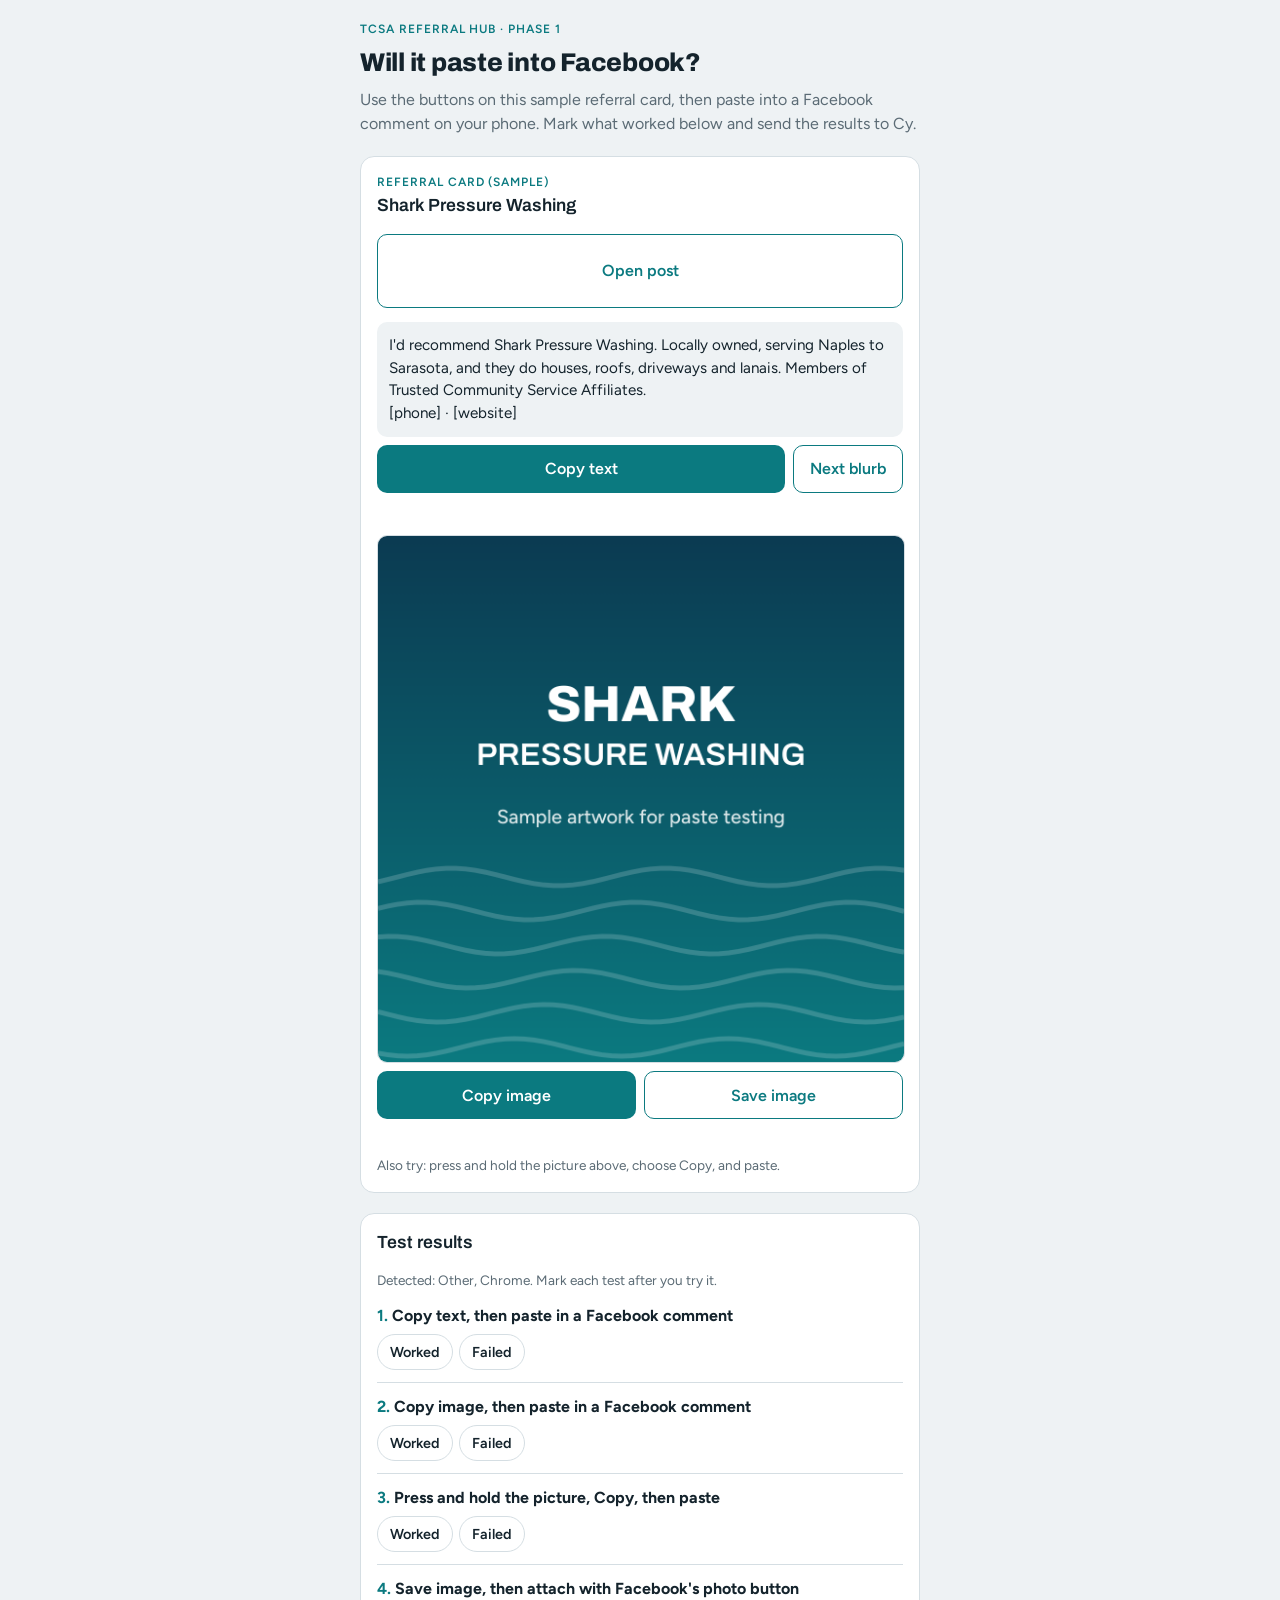
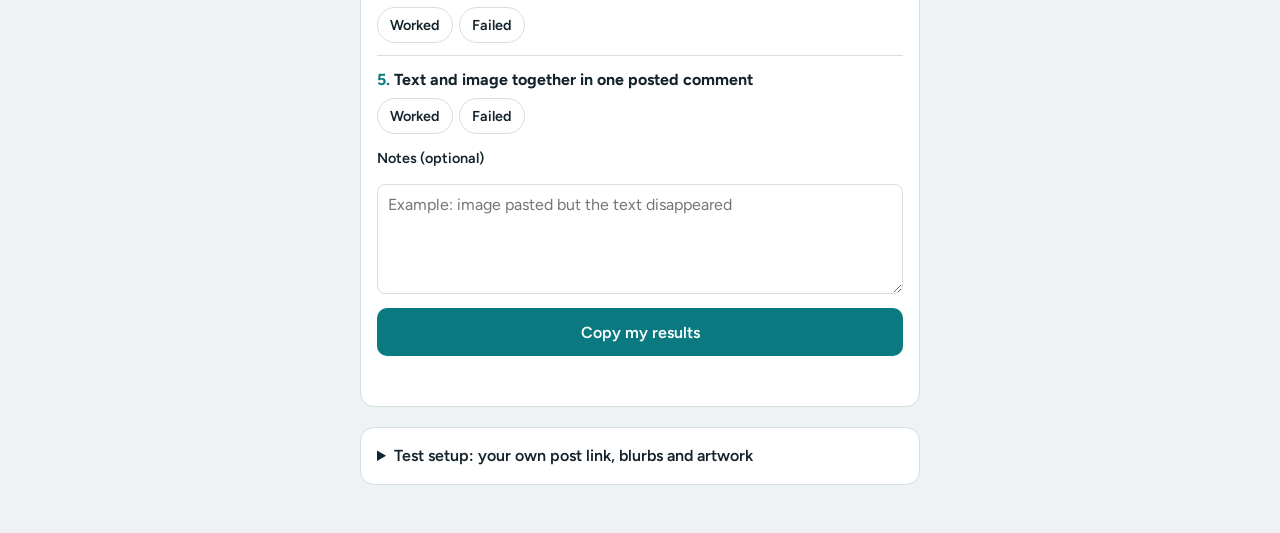
<file: index.html>
<!doctype html>
<html lang="en">
<head>
<meta charset="utf-8">
<meta name="viewport" content="width=device-width, initial-scale=1, viewport-fit=cover">
<style>:root{padding-top:env(safe-area-inset-top,0px);padding-bottom:env(safe-area-inset-bottom,0px)}body{margin:0}img{max-width:100%}[hidden]{display:none!important}</style>
<title>TCSA Paste Test</title>
<meta name="claude:viewport-fit-sides" content="cover">
<link rel="stylesheet" href="https://fonts.googleapis.com/css2?family=Archivo:wght@600;800&family=Figtree:wght@400;500;600&display=swap">
<style>
/* Layout: single phone-width column — referral card first, test checklist second */
:root{
  --bg:#eef2f4; --surface:#ffffff; --ink:#14232c; --muted:#5b6b75; --line:#d5dee3;
  --accent:#0b7a80; --accent-ink:#ffffff; --good:#1f8a4c; --bad:#c2412d;
  --f-display:"Archivo",system-ui,sans-serif; --f-body:"Figtree",system-ui,sans-serif;
}
@media (prefers-color-scheme: dark){:root:not([data-theme="light"]){
  --bg:#0f181d; --surface:#18242b; --ink:#e4ecef; --muted:#93a4ad; --line:#2c3b43;
  --accent:#3bb5ba; --accent-ink:#06191b; --good:#4cc485; --bad:#f07a63; color-scheme:dark}}
:root[data-theme="dark"]{
  --bg:#0f181d; --surface:#18242b; --ink:#e4ecef; --muted:#93a4ad; --line:#2c3b43;
  --accent:#3bb5ba; --accent-ink:#06191b; --good:#4cc485; --bad:#f07a63; color-scheme:dark}
body{background:var(--bg);color:var(--ink);font-family:var(--f-body);font-size:16px;line-height:1.5}
.wrap{max-width:560px;margin:0 auto;padding-block:20px 48px;
  padding-left:max(16px,env(safe-area-inset-left,0px));padding-right:max(16px,env(safe-area-inset-right,0px));
  display:grid;gap:20px}
h1,h2{font-family:var(--f-display);text-wrap:balance;margin:0}
h1{font-size:1.6rem;font-weight:800;letter-spacing:-.01em}
h2{font-size:1.1rem;font-weight:600}
p{margin:0}
.lead{color:var(--muted)}
.eyebrow{font-size:.75rem;letter-spacing:.08em;text-transform:uppercase;color:var(--accent);font-weight:600}
.card{background:var(--surface);border:1px solid var(--line);border-radius:14px;padding:16px;display:grid;gap:14px;min-width:0}
.blurb{white-space:pre-wrap;background:var(--bg);border-radius:10px;padding:12px;font-size:.95rem}
.row{display:flex;gap:8px;flex-wrap:wrap;align-items:center}
.btn{font:600 1rem var(--f-body);border:0;border-radius:10px;padding:12px 16px;background:var(--accent);color:var(--accent-ink);cursor:pointer;flex:1 1 140px;min-height:48px}
.btn.ghost{background:transparent;color:var(--accent);border:1.5px solid var(--accent)}
.btn:focus-visible,input:focus-visible,textarea:focus-visible,.seg button:focus-visible{outline:3px solid var(--accent);outline-offset:2px}
.status{font-size:.9rem;min-height:1.4em;color:var(--muted)}
.status.ok{color:var(--good)} .status.err{color:var(--bad)}
.art{width:100%;max-width:100%;border-radius:10px;display:block;border:1px solid var(--line)}
.hint{font-size:.85rem;color:var(--muted)}
label{font-weight:600;font-size:.9rem}
input[type=url],textarea{width:100%;box-sizing:border-box;font:1rem var(--f-body);padding:10px;border:1px solid var(--line);border-radius:8px;background:var(--surface);color:var(--ink)}
textarea{min-height:110px}
ol.tests{list-style:none;margin:0;padding:0;display:grid;gap:12px;counter-reset:t}
ol.tests li{display:grid;gap:6px;padding-bottom:12px;border-bottom:1px solid var(--line);counter-increment:t}
ol.tests li:last-child{border-bottom:0;padding-bottom:0}
ol.tests li strong::before{content:counter(t) ". ";color:var(--accent)}
.seg{display:flex;gap:6px}
.seg button{font:600 .9rem var(--f-body);padding:8px 12px;border-radius:999px;border:1.5px solid var(--line);background:transparent;color:var(--ink);cursor:pointer}
.seg button[aria-pressed=true][data-v=worked]{background:var(--good);border-color:var(--good);color:#fff}
.seg button[aria-pressed=true][data-v=failed]{background:var(--bad);border-color:var(--bad);color:#fff}
details summary{cursor:pointer;font-weight:600}
.mono{font-family:ui-monospace,Menlo,monospace;font-size:.8rem;color:var(--muted);word-break:break-word}
@media (prefers-reduced-motion: reduce){*{transition:none!important}}
</style>

</head>
<body>
<div class="wrap">
  <header style="display:grid;gap:6px">
    <span class="eyebrow">TCSA Referral Hub · Phase 1</span>
    <h1>Will it paste into Facebook?</h1>
    <p class="lead">Use the buttons on this sample referral card, then paste into a Facebook comment on your phone. Mark what worked below and send the results to Cy.</p>
  </header>

  <section class="card" aria-labelledby="cardTitle">
    <div style="display:grid;gap:2px">
      <span class="eyebrow">Referral card (sample)</span>
      <h2 id="cardTitle">Shark Pressure Washing</h2>
    </div>

    <div class="row">
      <a id="openPost" class="btn ghost" style="text-align:center;text-decoration:none;display:flex;align-items:center;justify-content:center" href="https://www.facebook.com/" target="_blank" rel="noopener">Open post</a>
    </div>

    <div style="display:grid;gap:8px">
      <div class="blurb" id="blurb"></div>
      <div class="row">
        <button class="btn" id="copyText" type="button">Copy text</button>
        <button class="btn ghost" id="nextBlurb" type="button" style="flex:0 1 auto">Next blurb</button>
      </div>
      <p class="status" id="textStatus" role="status"></p>
    </div>

    <div style="display:grid;gap:8px">
      <img id="art" class="art" alt="Business artwork">
      <div class="row">
        <button class="btn" id="copyImage" type="button">Copy image</button>
        <button class="btn ghost" id="saveImage" type="button">Save image</button>
      </div>
      <p class="status" id="imageStatus" role="status"></p>
      <p class="hint">Also try: press and hold the picture above, choose Copy, and paste.</p>
    </div>
  </section>

  <section class="card" aria-labelledby="testsTitle">
    <h2 id="testsTitle">Test results</h2>
    <p class="hint" id="device"></p>
    <ol class="tests" id="tests"></ol>
    <label for="notes">Notes (optional)</label>
    <textarea id="notes" placeholder="Example: image pasted but the text disappeared"></textarea>
    <button class="btn" id="copyResults" type="button">Copy my results</button>
    <p class="status" id="resultsStatus" role="status"></p>
  </section>

  <section class="card">
    <details>
      <summary>Test setup: your own post link, blurbs and artwork</summary>
      <div style="display:grid;gap:12px;margin-top:12px">
        <div style="display:grid;gap:4px">
          <label for="postUrl">Facebook post to test on</label>
          <input id="postUrl" type="url" placeholder="https://www.facebook.com/groups/…">
        </div>
        <div style="display:grid;gap:4px">
          <label for="blurbsEdit">Blurbs, separated by a line with ---</label>
          <textarea id="blurbsEdit" style="min-height:200px"></textarea>
        </div>
        <div style="display:grid;gap:4px">
          <label for="artFile">Artwork image</label>
          <input id="artFile" type="file" accept="image/*">
        </div>
        <button class="btn" id="saveSetup" type="button">Save setup</button>
        <p class="status" id="setupStatus" role="status"></p>
      </div>
    </details>
  </section>
</div>

<script>
(function(){
const $=id=>document.getElementById(id);
const store={get(k){try{return localStorage.getItem(k)}catch(e){return null}},set(k,v){try{localStorage.setItem(k,v)}catch(e){}}};

const DEFAULT_BLURBS=[
"I'd recommend Shark Pressure Washing. Locally owned, serving Naples to Sarasota, and they do houses, roofs, driveways and lanais. Members of Trusted Community Service Affiliates.\n[phone] · [website]",
"For pressure washing, call Shark Pressure Washing. They soft wash roofs and siding so nothing gets damaged, and they're vetted through Trusted Community Service Affiliates.\n[phone] · [website]",
"Shark Pressure Washing out of Port Charlotte is who we use. Fair pricing and they show up when they say they will.\n[phone] · [website]"
];
let blurbs=(store.get('tcsa_blurbs')||'').split(/\n---\n/).map(s=>s.trim()).filter(Boolean);
if(!blurbs.length) blurbs=DEFAULT_BLURBS.slice();
let bi=0;
function showBlurb(){$('blurb').textContent=blurbs[bi%blurbs.length];}
$('nextBlurb').onclick=()=>{bi++;showBlurb();};
$('blurbsEdit').value=blurbs.join('\n---\n');
const savedUrl=store.get('tcsa_post');
if(savedUrl){$('postUrl').value=savedUrl;$('openPost').href=savedUrl;}

function setStatus(id,msg,kind){const el=$(id);el.textContent=msg;el.className='status'+(kind?' '+kind:'');}

// ---- text copy
async function copyText(t){
  try{await navigator.clipboard.writeText(t);return 'clipboard API';}
  catch(e){
    const ta=document.createElement('textarea');ta.value=t;ta.setAttribute('readonly','');
    ta.style.position='fixed';ta.style.opacity='0';document.body.appendChild(ta);
    ta.select();ta.setSelectionRange(0,t.length);
    const ok=document.execCommand&&document.execCommand('copy');ta.remove();
    if(ok) return 'fallback';
    throw e;
  }
}
$('copyText').onclick=async()=>{
  try{const how=await copyText(blurbs[bi%blurbs.length]);setStatus('textStatus','Text copied ('+how+'). Now paste it in the Facebook comment.','ok');}
  catch(e){setStatus('textStatus','Copy was blocked on this device: '+(e&&e.name||e)+'. Press and hold the text to copy it instead.','err');}
};

// ---- artwork
let pngBlob=null;
function setArtFromBlob(blob){
  pngBlob=blob;
  const r=new FileReader();r.onload=()=>{$('art').src=r.result;};r.readAsDataURL(blob);
}
function toPng(img){
  const c=document.createElement('canvas');c.width=img.naturalWidth||img.width;c.height=img.naturalHeight||img.height;
  c.getContext('2d').drawImage(img,0,0);
  return new Promise(res=>c.toBlob(res,'image/png'));
}
function sampleArt(){
  const c=document.createElement('canvas');c.width=1080;c.height=1080;const g=c.getContext('2d');
  const grd=g.createLinearGradient(0,0,0,1080);grd.addColorStop(0,'#0b3b52');grd.addColorStop(1,'#0b7a80');
  g.fillStyle=grd;g.fillRect(0,0,1080,1080);
  g.strokeStyle='rgba(255,255,255,.18)';g.lineWidth=10;
  for(let y=700;y<1080;y+=70){g.beginPath();for(let x=0;x<=1080;x+=20){g.lineTo(x,y+Math.sin(x/70+y)*18);}g.stroke();}
  g.fillStyle='#ffffff';g.textAlign='center';
  g.font='800 104px Archivo, system-ui, sans-serif';g.fillText('SHARK',540,380);
  g.font='600 64px Archivo, system-ui, sans-serif';g.fillText('PRESSURE WASHING',540,470);
  g.font='500 40px Figtree, system-ui, sans-serif';g.fillStyle='rgba(255,255,255,.85)';
  g.fillText('Sample artwork for paste testing',540,590);
  return new Promise(res=>c.toBlob(res,'image/png'));
}
async function loadArt(){
  const saved=store.get('tcsa_art');
  if(saved){const img=new Image();img.onload=async()=>setArtFromBlob(await toPng(img));img.src=saved;return;}
  if(document.fonts&&document.fonts.ready){try{await document.fonts.ready;}catch(e){}}
  setArtFromBlob(await sampleArt());
}
$('artFile').onchange=e=>{
  const f=e.target.files[0];if(!f)return;
  const r=new FileReader();
  r.onload=()=>{const img=new Image();img.onload=async()=>{const b=await toPng(img);setArtFromBlob(b);
    const fr=new FileReader();fr.onload=()=>store.set('tcsa_art',fr.result);fr.readAsDataURL(b);
    setStatus('setupStatus','Artwork loaded.','ok');};img.src=r.result;};
  r.readAsDataURL(f);
};

$('copyImage').onclick=async()=>{
  if(!pngBlob){setStatus('imageStatus','The image is still loading. Try again in a second.','err');return;}
  if(!(window.ClipboardItem&&navigator.clipboard&&navigator.clipboard.write)){
    setStatus('imageStatus','This browser cannot copy images from a web page. Use Save image or press and hold the picture.','err');return;}
  try{
    await navigator.clipboard.write([new ClipboardItem({'image/png':Promise.resolve(pngBlob)})]);
    setStatus('imageStatus','Image copied. Now paste it in the Facebook comment.','ok');
  }catch(e){setStatus('imageStatus','Copy was blocked: '+(e&&e.name||e)+'. Use Save image or press and hold the picture.','err');}
};

$('saveImage').onclick=async()=>{
  if(!pngBlob)return;
  const file=new File([pngBlob],'referral-artwork.png',{type:'image/png'});
  try{
    if(navigator.canShare&&navigator.canShare({files:[file]})){await navigator.share({files:[file]});
      setStatus('imageStatus','Choose Save Image, then attach it with the photo button in the Facebook comment.','ok');return;}
    throw new Error('Sharing files is not supported here');
  }catch(e){
    if(e&&e.name==='AbortError'){setStatus('imageStatus','Save cancelled.','');return;}
    setStatus('imageStatus','Saving is not available in this view. Press and hold the picture and choose Save to Photos.','err');
  }
};

// ---- setup
$('saveSetup').onclick=()=>{
  const list=$('blurbsEdit').value.split(/\n---\n/).map(s=>s.trim()).filter(Boolean);
  if(list.length){blurbs=list;bi=0;showBlurb();store.set('tcsa_blurbs',list.join('\n---\n'));}
  const u=$('postUrl').value.trim();
  if(u){$('openPost').href=u;store.set('tcsa_post',u);}
  setStatus('setupStatus','Setup saved on this phone.','ok');
};

// ---- tests
const TESTS=[
  ['copytext','Copy text, then paste in a Facebook comment'],
  ['copyimage','Copy image, then paste in a Facebook comment'],
  ['longpress','Press and hold the picture, Copy, then paste'],
  ['saveimage','Save image, then attach with Facebook\'s photo button'],
  ['both','Text and image together in one posted comment']
];
const results={};
const ua=navigator.userAgent;
const os=/iPhone|iPad|iPod/.test(ua)?'iPhone/iPad':/Android/.test(ua)?'Android':/Mac/.test(ua)?'Mac':/Windows/.test(ua)?'Windows':'Other';
const br=/FBAN|FBAV/.test(ua)?'Facebook in-app browser':/CriOS|Chrome/.test(ua)&&!/Edg/.test(ua)?'Chrome':/Safari/.test(ua)?'Safari':/Firefox|FxiOS/.test(ua)?'Firefox':'Other browser';
$('device').textContent='Detected: '+os+', '+br+'. Mark each test after you try it.';
const ol=$('tests');
TESTS.forEach(([k,label])=>{
  const li=document.createElement('li');
  li.innerHTML='<strong></strong><div class="seg" role="group"><button type="button" data-v="worked" aria-pressed="false">Worked</button><button type="button" data-v="failed" aria-pressed="false">Failed</button></div>';
  li.querySelector('strong').textContent=label;
  li.querySelectorAll('button').forEach(b=>b.onclick=()=>{
    const on=b.getAttribute('aria-pressed')!=='true';
    li.querySelectorAll('button').forEach(x=>x.setAttribute('aria-pressed','false'));
    if(on){b.setAttribute('aria-pressed','true');results[k]=b.dataset.v;}else delete results[k];
  });
  ol.appendChild(li);
});
$('copyResults').onclick=async()=>{
  const lines=['TCSA paste test',os+' · '+br];
  TESTS.forEach(([k,label])=>lines.push(label+': '+(results[k]||'not tested')));
  const n=$('notes').value.trim();if(n)lines.push('Notes: '+n);
  lines.push('UA: '+ua);
  try{await copyText(lines.join('\n'));setStatus('resultsStatus','Results copied. Text them to Cy.','ok');}
  catch(e){setStatus('resultsStatus','Could not copy. Take a screenshot of this section instead.','err');}
};

showBlurb();loadArt();
})();
</script>

</body>
</html>
</file>
